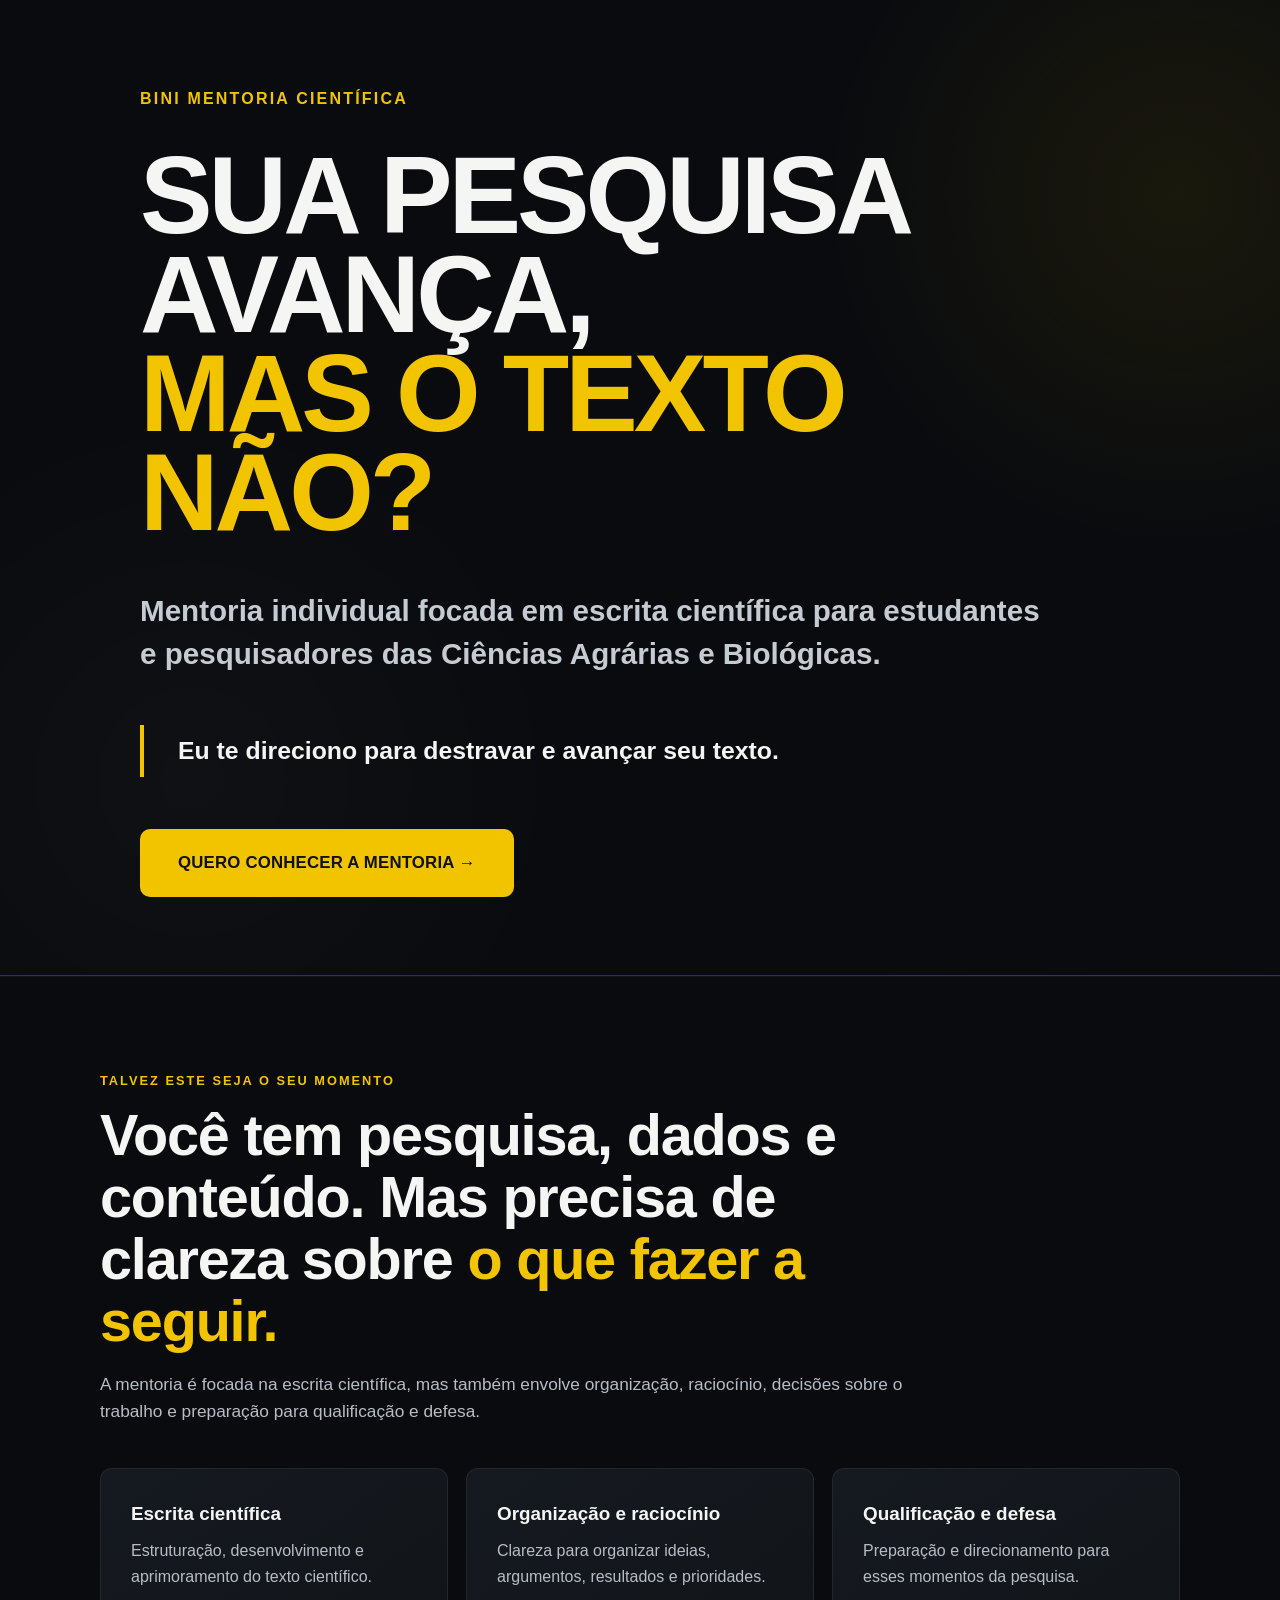
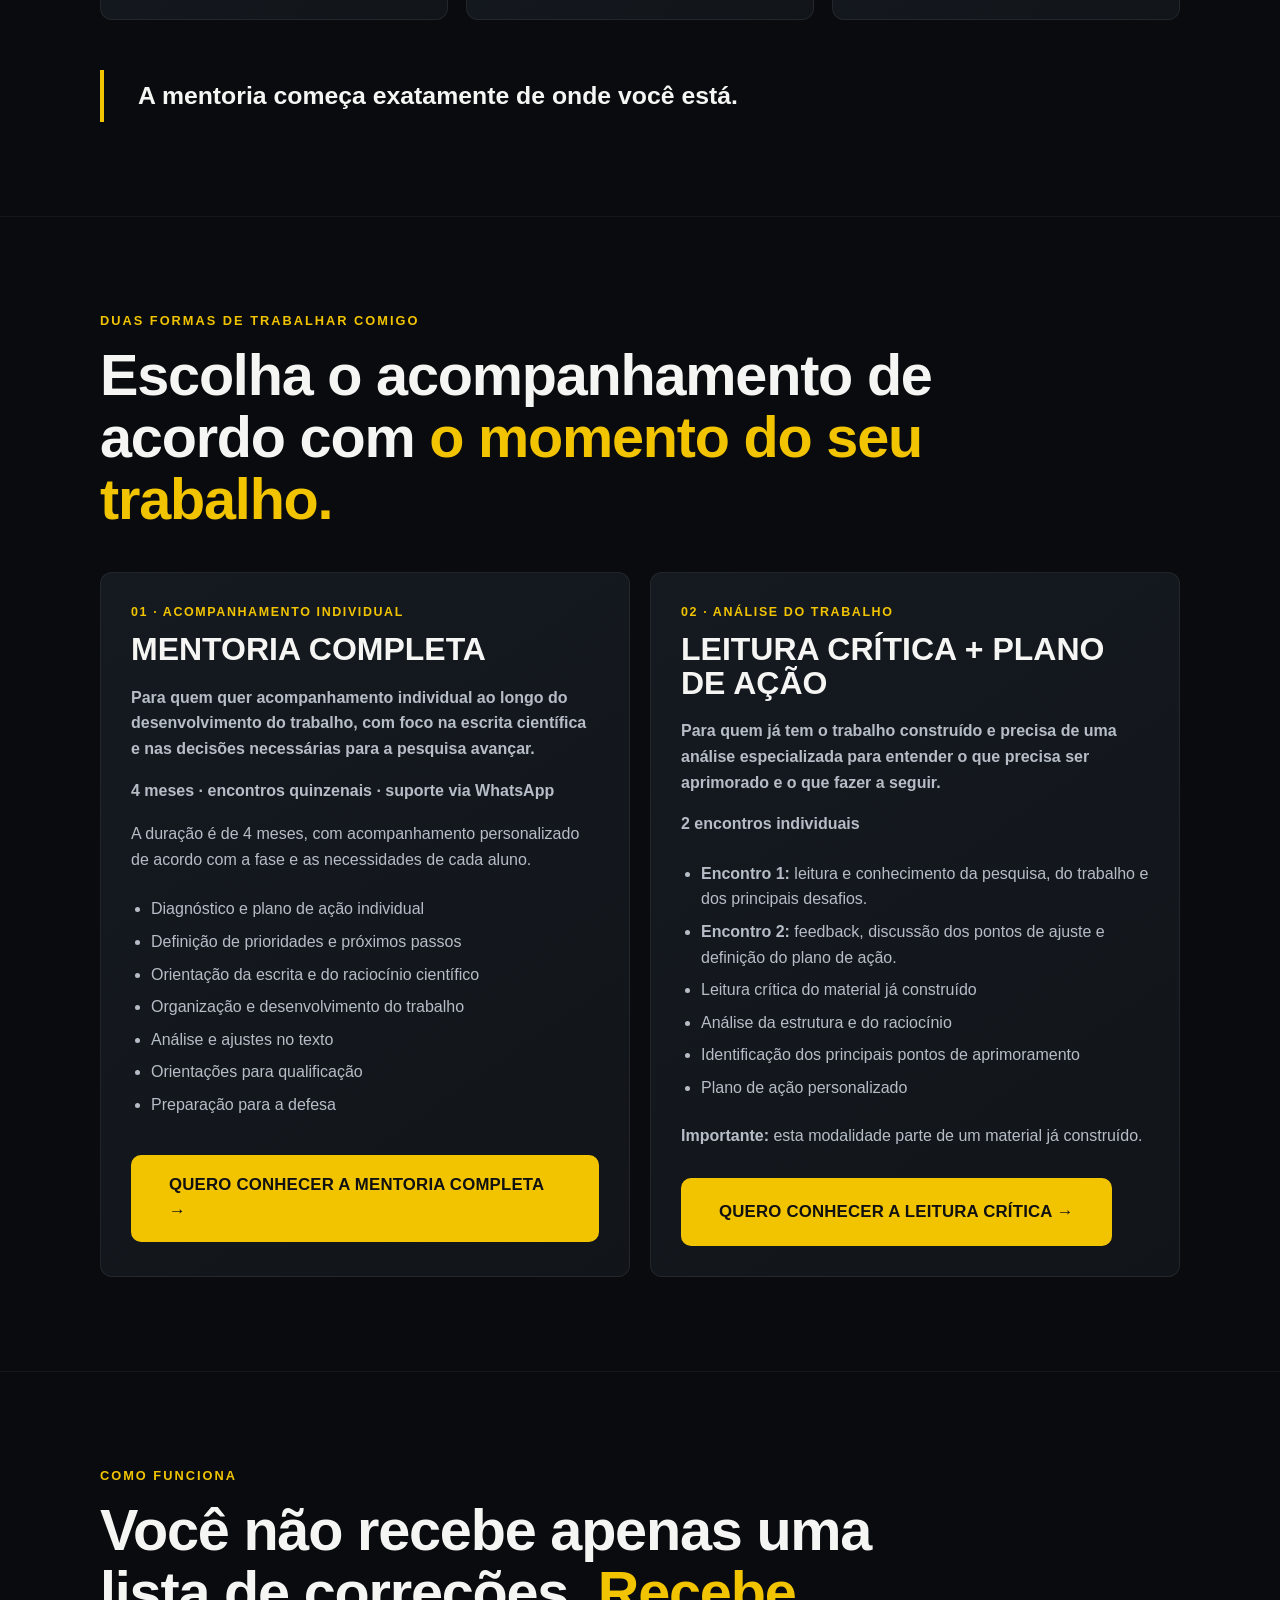
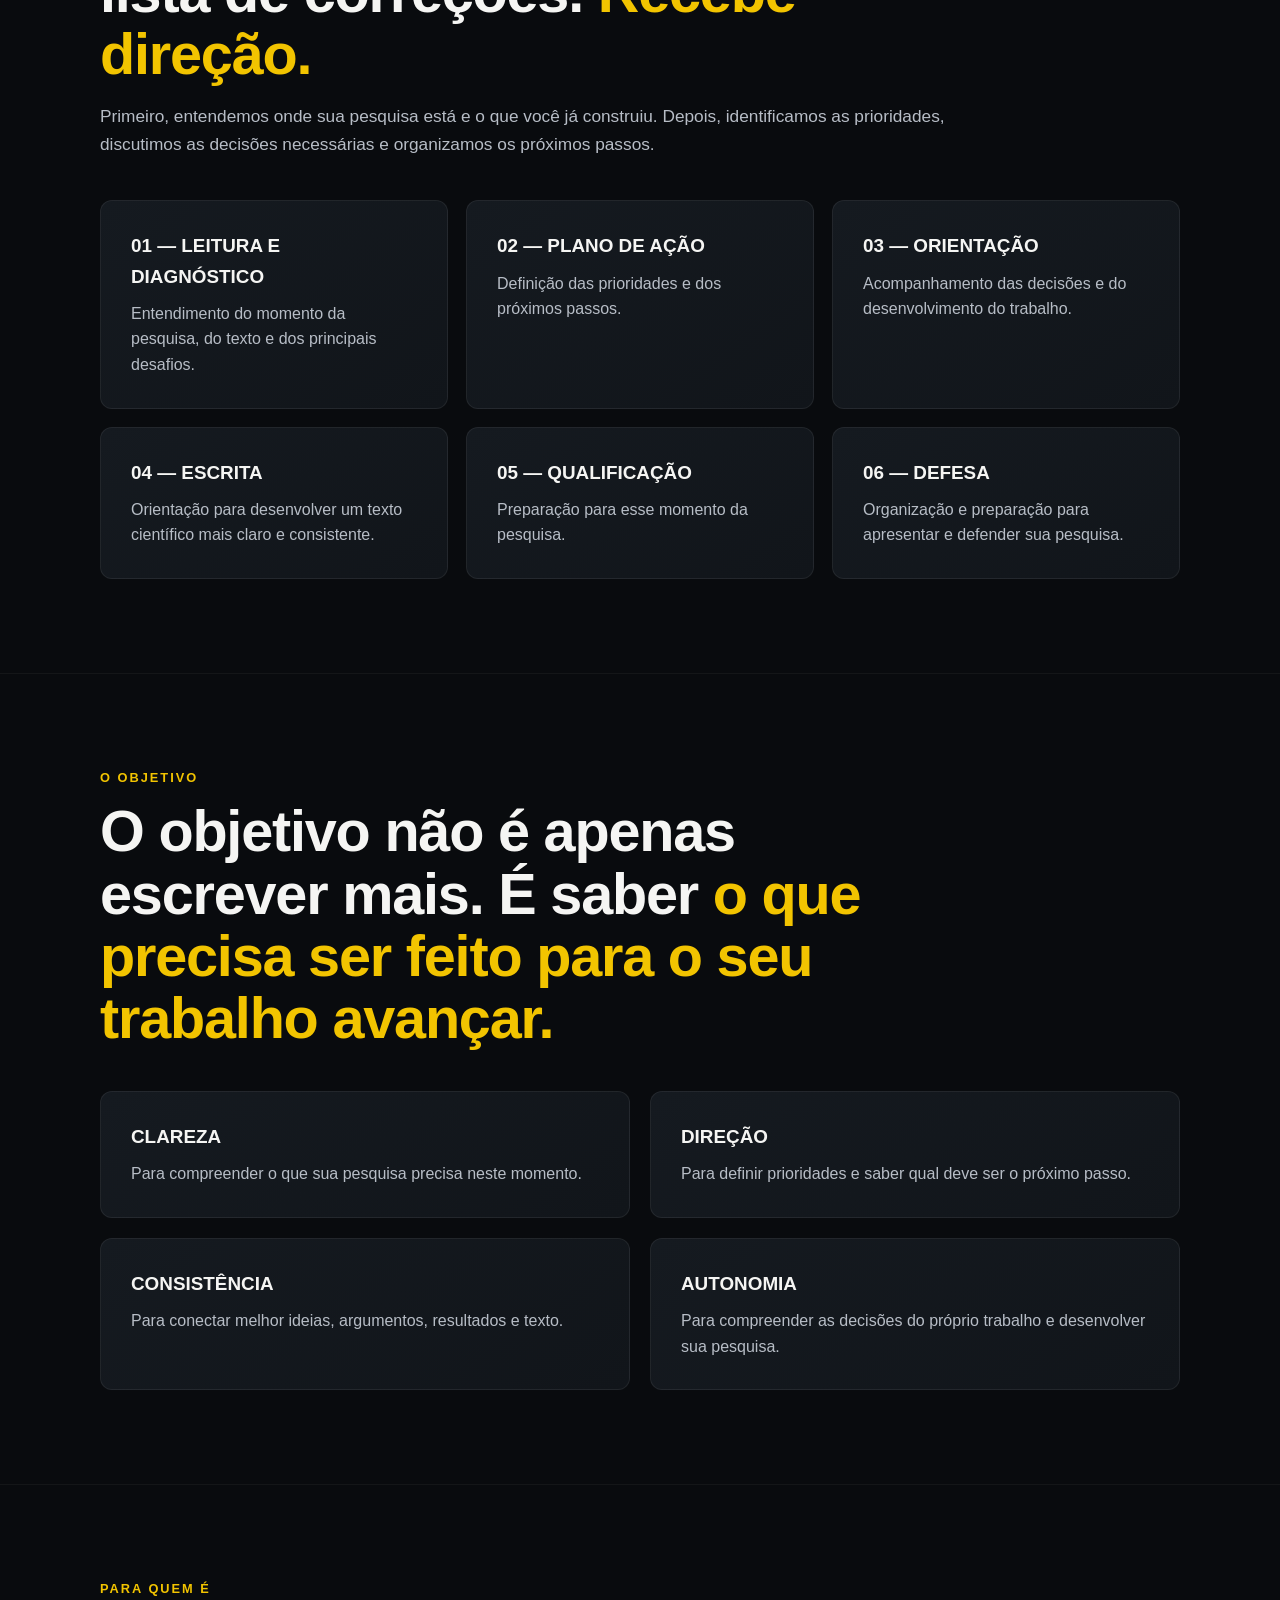
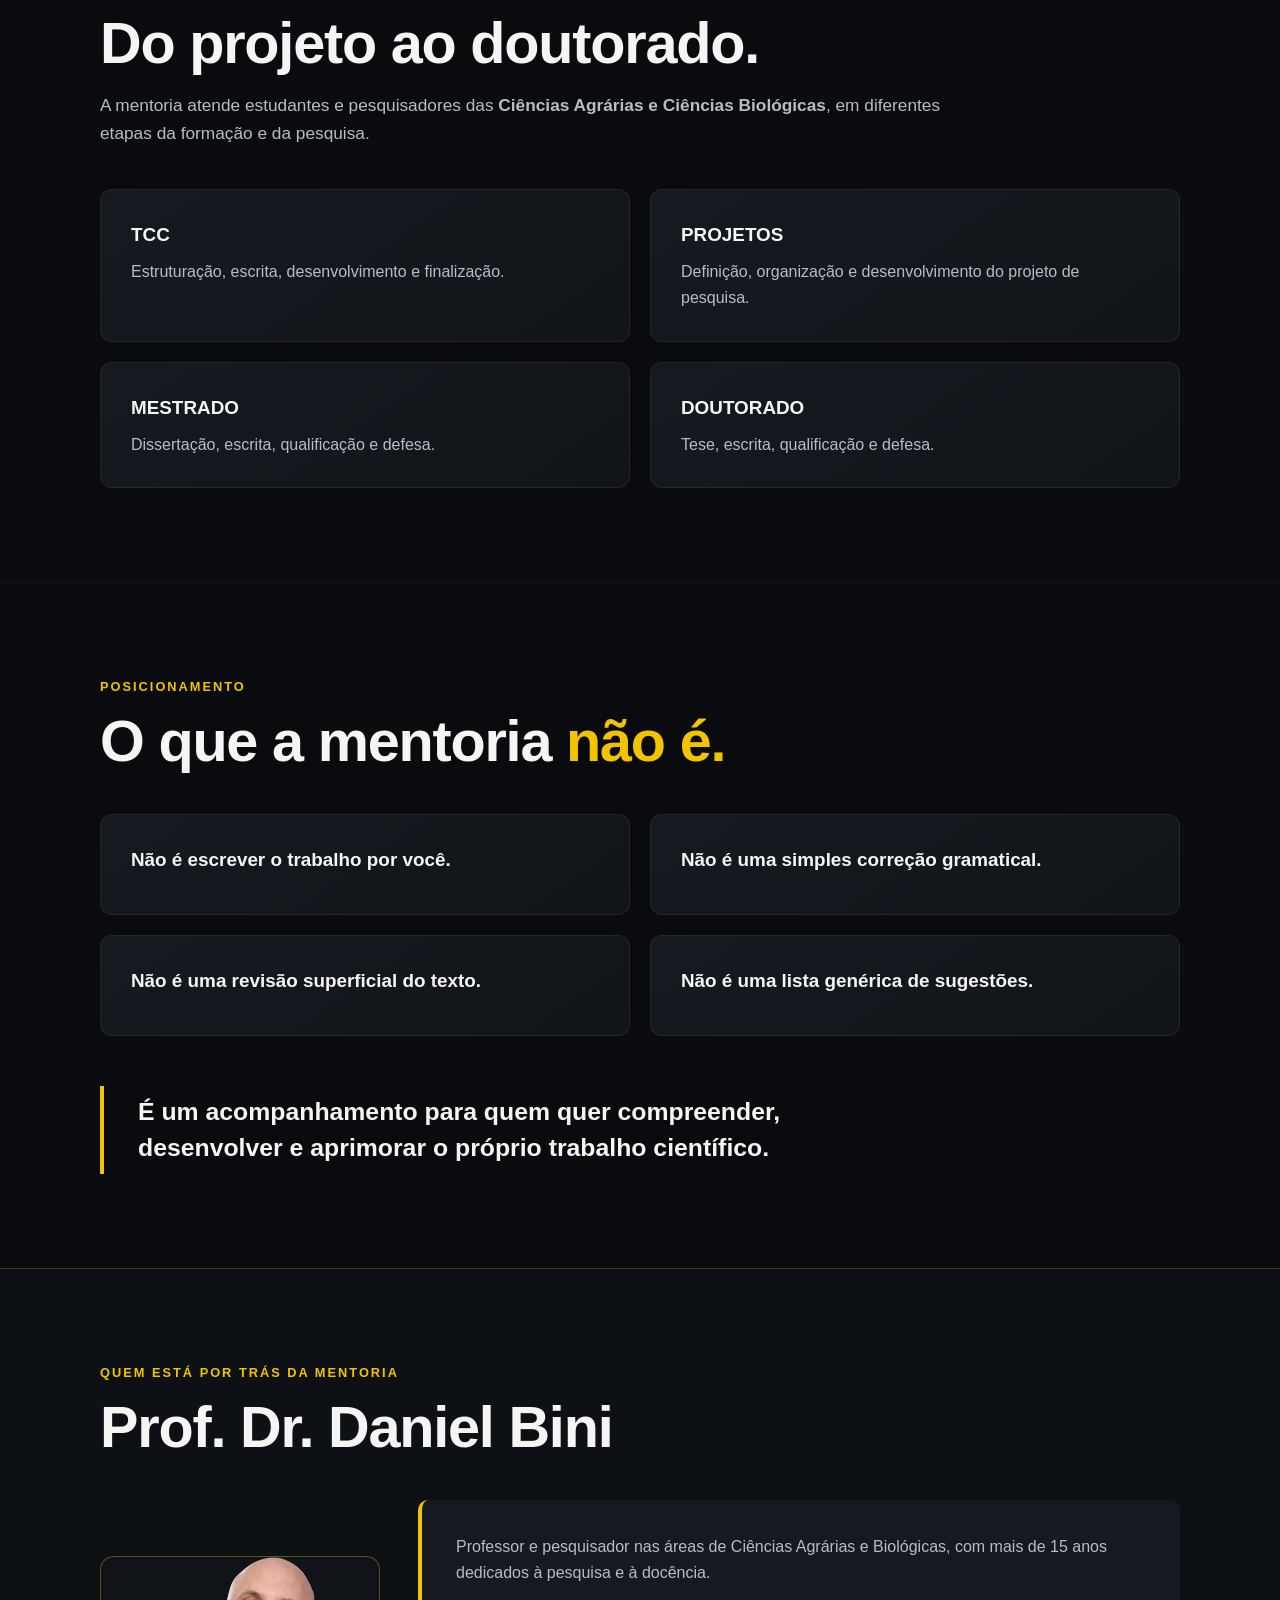
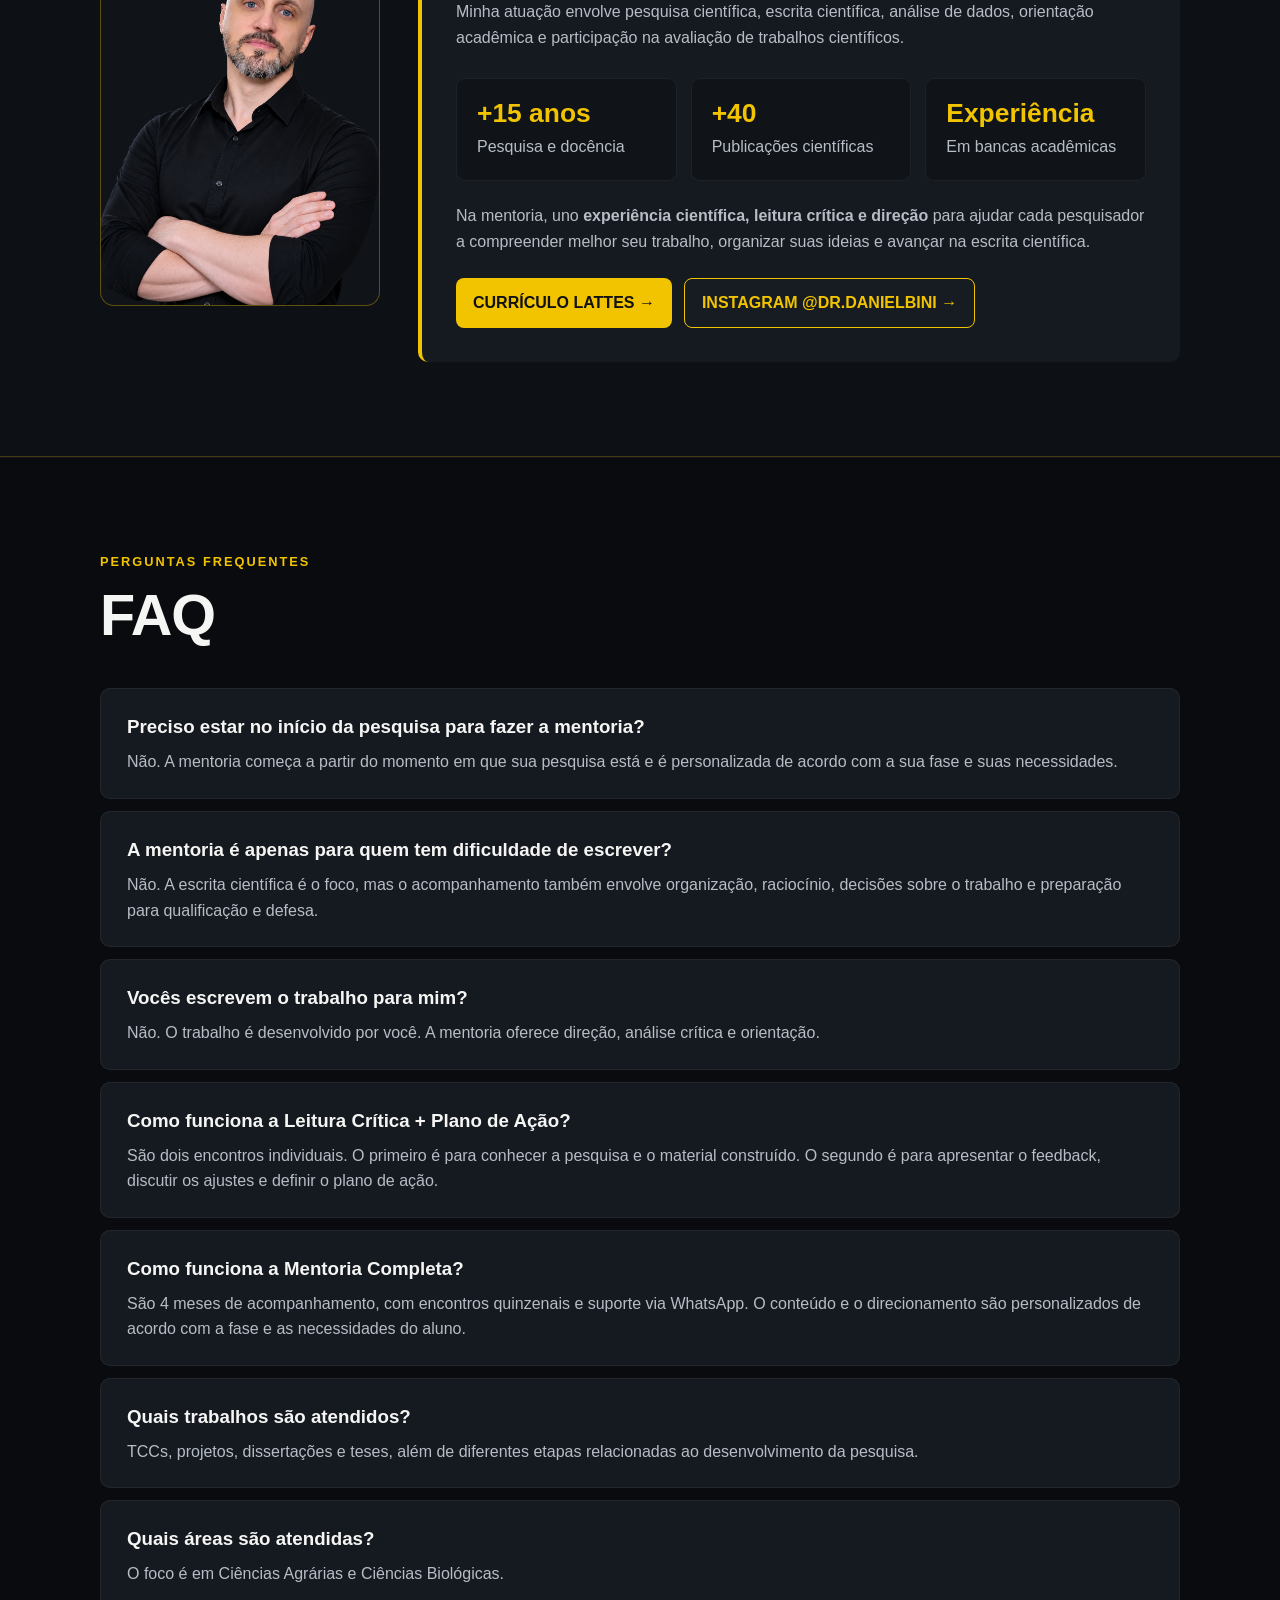
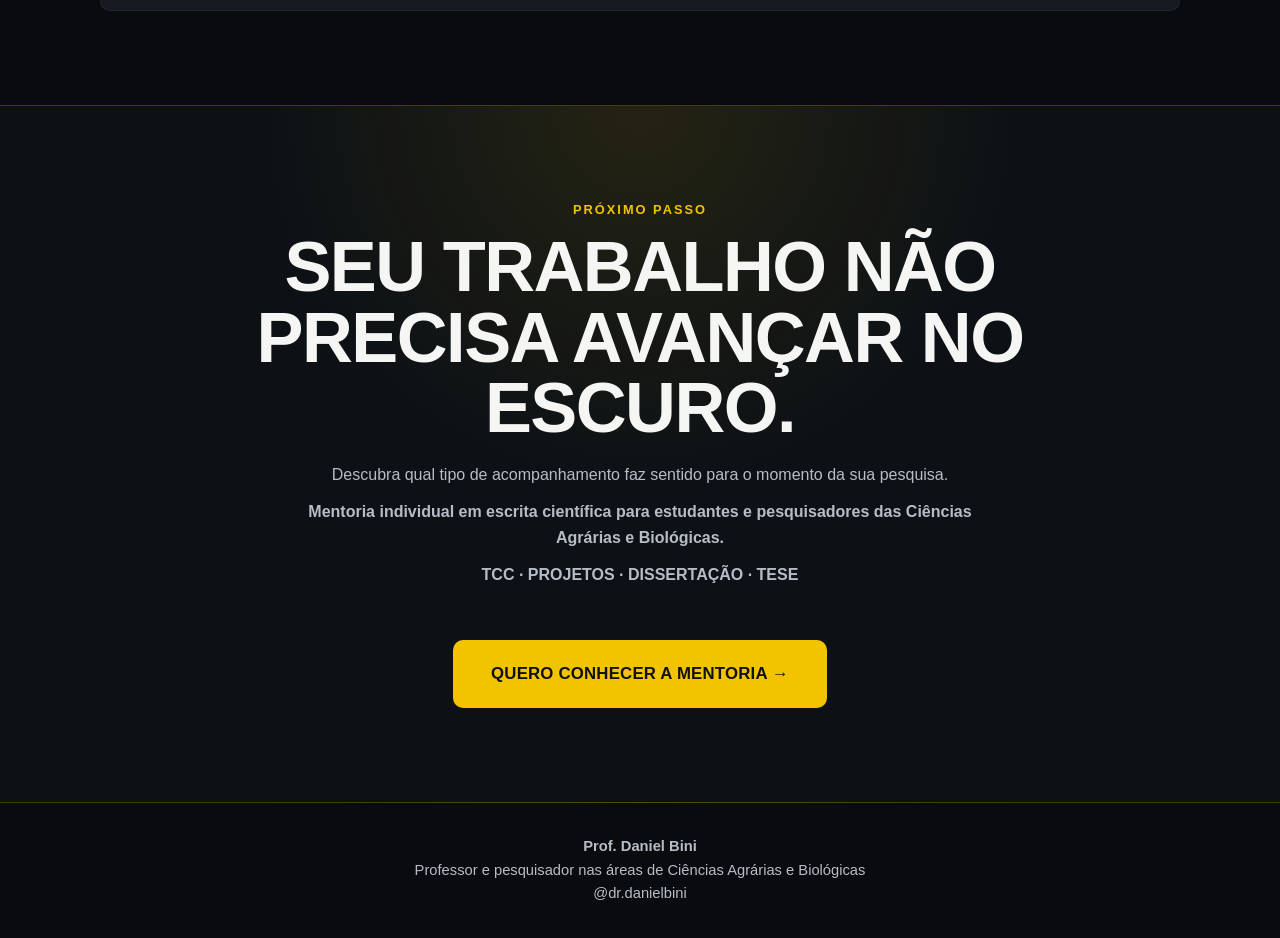
<file: index.html>
<!DOCTYPE html>
<html lang="pt-BR">
<head>
<meta charset="UTF-8">
<meta name="viewport" content="width=device-width, initial-scale=1.0">
<meta name="description" content="Bini Mentoria Científica — mentoria individual em escrita científica para Ciências Agrárias e Biológicas.">
<title>Bini Mentoria Científica | Prof. Daniel Bini</title>

<link rel="stylesheet" href="style.css">

</head>

<body>

<header class="hero">
  <div class="container">
    <div class="eyebrow">Bini Mentoria Científica</div>

    <h1>
      SUA PESQUISA AVANÇA,<br>
      <span>MAS O TEXTO NÃO?</span>
    </h1>

    <p class="lead">
      <strong>Mentoria individual focada em escrita científica para estudantes e pesquisadores
      das Ciências Agrárias e Biológicas.</strong>
    </p>

    <p class="highlight">
      Eu te direciono para destravar e avançar seu texto.
    </p>

    <a class="btn" href="https://wa.me/5531971423125" target="_blank" rel="noopener">QUERO CONHECER A MENTORIA →</a>
  </div>
</header>

<section>
  <div class="container">

    <div class="section-head">
      <div class="label">Talvez este seja o seu momento</div>
      <h2>Você tem pesquisa, dados e conteúdo. Mas precisa de clareza sobre <span class="accent">o que fazer a seguir.</span></h2>
      <p>
        A mentoria é focada na escrita científica, mas também envolve organização,
        raciocínio, decisões sobre o trabalho e preparação para qualificação e defesa.
      </p>
    </div>

    <div class="grid-3">
      <div class="card">
        <h3>Escrita científica</h3>
        <p>Estruturação, desenvolvimento e aprimoramento do texto científico.</p>
      </div>

      <div class="card">
        <h3>Organização e raciocínio</h3>
        <p>Clareza para organizar ideias, argumentos, resultados e prioridades.</p>
      </div>

      <div class="card">
        <h3>Qualificação e defesa</h3>
        <p>Preparação e direcionamento para esses momentos da pesquisa.</p>
      </div>
    </div>

    <p class="highlight">
      A mentoria começa exatamente de onde você está.
    </p>
  </div>
</section>

<section id="ofertas">
  <div class="container">

    <div class="section-head">
      <div class="label">Duas formas de trabalhar comigo</div>
      <h2>Escolha o acompanhamento de acordo com <span class="accent">o momento do seu trabalho.</span></h2>
    </div>

    <div class="grid-2">

      <article class="card offer">
        <div class="offer-tag">01 · Acompanhamento individual</div>
        <h2>MENTORIA COMPLETA</h2>

        <p>
          <strong>
            Para quem quer acompanhamento individual ao longo do desenvolvimento
            do trabalho, com foco na escrita científica e nas decisões necessárias
            para a pesquisa avançar.
          </strong>
        </p>

        <p class="accent" style="margin-top:16px">
          <strong>4 meses · encontros quinzenais · suporte via WhatsApp</strong>
        </p>

        <p style="margin-top:18px">
          A duração é de 4 meses, com acompanhamento personalizado de acordo
          com a fase e as necessidades de cada aluno.
        </p>

        <ul>
          <li>Diagnóstico e plano de ação individual</li>
          <li>Definição de prioridades e próximos passos</li>
          <li>Orientação da escrita e do raciocínio científico</li>
          <li>Organização e desenvolvimento do trabalho</li>
          <li>Análise e ajustes no texto</li>
          <li>Orientações para qualificação</li>
          <li>Preparação para a defesa</li>
        </ul>

        <a class="btn" href="https://wa.me/5531971423125" target="_blank" rel="noopener">QUERO CONHECER A MENTORIA COMPLETA →</a>
      </article>

      <article class="card offer">
        <div class="offer-tag">02 · Análise do trabalho</div>
        <h2>LEITURA CRÍTICA + PLANO DE AÇÃO</h2>

        <p>
          <strong>
            Para quem já tem o trabalho construído e precisa de uma análise
            especializada para entender o que precisa ser aprimorado e o que fazer a seguir.
          </strong>
        </p>

        <p class="accent" style="margin-top:16px">
          <strong>2 encontros individuais</strong>
        </p>

        <ul>
          <li><strong>Encontro 1:</strong> leitura e conhecimento da pesquisa, do trabalho e dos principais desafios.</li>
          <li><strong>Encontro 2:</strong> feedback, discussão dos pontos de ajuste e definição do plano de ação.</li>
          <li>Leitura crítica do material já construído</li>
          <li>Análise da estrutura e do raciocínio</li>
          <li>Identificação dos principais pontos de aprimoramento</li>
          <li>Plano de ação personalizado</li>
        </ul>

        <p style="margin-top:15px">
          <strong>Importante:</strong> esta modalidade parte de um material já construído.
        </p>

        <a class="btn" href="https://wa.me/5531971423125" target="_blank" rel="noopener">QUERO CONHECER A LEITURA CRÍTICA →</a>
      </article>

    </div>
  </div>
</section>

<section>
  <div class="container">

    <div class="section-head">
      <div class="label">Como funciona</div>
      <h2>Você não recebe apenas uma lista de correções. <span class="accent">Recebe direção.</span></h2>
      <p>
        Primeiro, entendemos onde sua pesquisa está e o que você já construiu.
        Depois, identificamos as prioridades, discutimos as decisões necessárias
        e organizamos os próximos passos.
      </p>
    </div>

    <div class="grid-3">
      <div class="card">
        <h3>01 — LEITURA E DIAGNÓSTICO</h3>
        <p>Entendimento do momento da pesquisa, do texto e dos principais desafios.</p>
      </div>

      <div class="card">
        <h3>02 — PLANO DE AÇÃO</h3>
        <p>Definição das prioridades e dos próximos passos.</p>
      </div>

      <div class="card">
        <h3>03 — ORIENTAÇÃO</h3>
        <p>Acompanhamento das decisões e do desenvolvimento do trabalho.</p>
      </div>

      <div class="card">
        <h3>04 — ESCRITA</h3>
        <p>Orientação para desenvolver um texto científico mais claro e consistente.</p>
      </div>

      <div class="card">
        <h3>05 — QUALIFICAÇÃO</h3>
        <p>Preparação para esse momento da pesquisa.</p>
      </div>

      <div class="card">
        <h3>06 — DEFESA</h3>
        <p>Organização e preparação para apresentar e defender sua pesquisa.</p>
      </div>
    </div>

  </div>
</section>

<section>
  <div class="container">

    <div class="section-head">
      <div class="label">O objetivo</div>
      <h2>O objetivo não é apenas escrever mais. É saber <span class="accent">o que precisa ser feito para o seu trabalho avançar.</span></h2>
    </div>

    <div class="grid-2">
      <div class="card">
        <h3>CLAREZA</h3>
        <p>Para compreender o que sua pesquisa precisa neste momento.</p>
      </div>

      <div class="card">
        <h3>DIREÇÃO</h3>
        <p>Para definir prioridades e saber qual deve ser o próximo passo.</p>
      </div>

      <div class="card">
        <h3>CONSISTÊNCIA</h3>
        <p>Para conectar melhor ideias, argumentos, resultados e texto.</p>
      </div>

      <div class="card">
        <h3>AUTONOMIA</h3>
        <p>Para compreender as decisões do próprio trabalho e desenvolver sua pesquisa.</p>
      </div>
    </div>

  </div>
</section>

<section>
  <div class="container">

    <div class="section-head">
      <div class="label">Para quem é</div>
      <h2>Do projeto ao doutorado.</h2>
      <p>
        A mentoria atende estudantes e pesquisadores das
        <strong>Ciências Agrárias e Ciências Biológicas</strong>,
        em diferentes etapas da formação e da pesquisa.
      </p>
    </div>

    <div class="grid-2">
      <div class="card">
        <h3>TCC</h3>
        <p>Estruturação, escrita, desenvolvimento e finalização.</p>
      </div>

      <div class="card">
        <h3>PROJETOS</h3>
        <p>Definição, organização e desenvolvimento do projeto de pesquisa.</p>
      </div>

      <div class="card">
        <h3>MESTRADO</h3>
        <p>Dissertação, escrita, qualificação e defesa.</p>
      </div>

      <div class="card">
        <h3>DOUTORADO</h3>
        <p>Tese, escrita, qualificação e defesa.</p>
      </div>
    </div>

  </div>
</section>

<section>
  <div class="container">

    <div class="section-head">
      <div class="label">Posicionamento</div>
      <h2>O que a mentoria <span class="accent">não é.</span></h2>
    </div>

    <div class="grid-2">
      <div class="card"><h3>Não é escrever o trabalho por você.</h3></div>
      <div class="card"><h3>Não é uma simples correção gramatical.</h3></div>
      <div class="card"><h3>Não é uma revisão superficial do texto.</h3></div>
      <div class="card"><h3>Não é uma lista genérica de sugestões.</h3></div>
    </div>

    <p class="highlight">
      É um acompanhamento para quem quer compreender, desenvolver e aprimorar o próprio trabalho científico.
    </p>

  </div>
</section>

<section class="authority">
  <div class="container">

    <div class="section-head">
      <div class="label">Quem está por trás da mentoria</div>
      <h2>Prof. Dr. Daniel Bini</h2>
    </div>

    <div class="about-grid">

      <div class="photo-placeholder"><img src="daniel-bini.png" alt="Prof. Dr. Daniel Bini"></div>

      <div class="authority-box">
        <p>
          Professor e pesquisador nas áreas de Ciências Agrárias e Biológicas,
          com mais de 15 anos dedicados à pesquisa e à docência.
        </p>

        <p style="margin-top:14px">
          Minha atuação envolve pesquisa científica, escrita científica,
          análise de dados, orientação acadêmica e participação na avaliação
          de trabalhos científicos.
        </p>

        <div class="stats">
          <div class="stat">
            <b>+15 anos</b>
            Pesquisa e docência
          </div>

          <div class="stat">
            <b>+40</b>
            Publicações científicas
          </div>

          <div class="stat">
            <b>Experiência</b>
            Em bancas acadêmicas
          </div>
        </div>

        <p style="margin-top:22px">
          Na mentoria, uno <strong>experiência científica, leitura crítica e direção</strong>
          para ajudar cada pesquisador a compreender melhor seu trabalho,
          organizar suas ideias e avançar na escrita científica.
        </p>

        <div class="social-links">
          <a class="social-link lattes-link"
             href="https://lattes.cnpq.br/7929101121975903"
             target="_blank" rel="noopener">
            CURRÍCULO LATTES →
          </a>

          <a class="social-link instagram-link"
             href="https://www.instagram.com/dr.danielbini/"
             target="_blank" rel="noopener">
            INSTAGRAM @DR.DANIELBINI →
          </a>
        </div>
      </div>

    </div>
  </div>
</section>

<section>
  <div class="container">

    <div class="section-head">
      <div class="label">Perguntas frequentes</div>
      <h2>FAQ</h2>
    </div>

    <div class="faq">

      <div class="faq-item">
        <h3>Preciso estar no início da pesquisa para fazer a mentoria?</h3>
        <p>Não. A mentoria começa a partir do momento em que sua pesquisa está e é personalizada de acordo com a sua fase e suas necessidades.</p>
      </div>

      <div class="faq-item">
        <h3>A mentoria é apenas para quem tem dificuldade de escrever?</h3>
        <p>Não. A escrita científica é o foco, mas o acompanhamento também envolve organização, raciocínio, decisões sobre o trabalho e preparação para qualificação e defesa.</p>
      </div>

      <div class="faq-item">
        <h3>Vocês escrevem o trabalho para mim?</h3>
        <p>Não. O trabalho é desenvolvido por você. A mentoria oferece direção, análise crítica e orientação.</p>
      </div>

      <div class="faq-item">
        <h3>Como funciona a Leitura Crítica + Plano de Ação?</h3>
        <p>São dois encontros individuais. O primeiro é para conhecer a pesquisa e o material construído. O segundo é para apresentar o feedback, discutir os ajustes e definir o plano de ação.</p>
      </div>

      <div class="faq-item">
        <h3>Como funciona a Mentoria Completa?</h3>
        <p>São 4 meses de acompanhamento, com encontros quinzenais e suporte via WhatsApp. O conteúdo e o direcionamento são personalizados de acordo com a fase e as necessidades do aluno.</p>
      </div>

      <div class="faq-item">
        <h3>Quais trabalhos são atendidos?</h3>
        <p>TCCs, projetos, dissertações e teses, além de diferentes etapas relacionadas ao desenvolvimento da pesquisa.</p>
      </div>

      <div class="faq-item">
        <h3>Quais áreas são atendidas?</h3>
        <p>O foco é em Ciências Agrárias e Ciências Biológicas.</p>
      </div>

    </div>

  </div>
</section>

<section id="contato" class="final-cta">
  <div class="container">

    <div class="label">Próximo passo</div>

    <h2>SEU TRABALHO NÃO PRECISA AVANÇAR NO ESCURO.</h2>

    <p>
      Descubra qual tipo de acompanhamento faz sentido para o momento da sua pesquisa.
    </p>

    <p style="margin-top:12px">
      <strong>Mentoria individual em escrita científica para estudantes e pesquisadores
      das Ciências Agrárias e Biológicas.</strong>
    </p>

    <p class="accent" style="margin-top:12px">
      <strong>TCC · PROJETOS · DISSERTAÇÃO · TESE</strong>
    </p>

    <a class="btn" href="https://wa.me/5531971423125" target="_blank" rel="noopener">
      QUERO CONHECER A MENTORIA →
    </a>

  </div>
</section>

<footer>
  <div class="container">
    <strong>Prof. Daniel Bini</strong><br>
    Professor e pesquisador nas áreas de Ciências Agrárias e Biológicas<br>
    @dr.danielbini
  </div>
</footer>

</body>
</html>
</file>
<file: style.css>
:root{
  --bg:#090b0e;
  --bg-soft:#0d1115;
  --card:#151a20;
  --text:#f5f5f3;
  --muted:#b7bdc6;
  --accent:#f2c400;
  --accent-2:#ffd21a;
  --line:rgba(242,196,0,.24);
  --max:1080px;
}

*{box-sizing:border-box;margin:0;padding:0}

html{scroll-behavior:smooth}

body{
  background:var(--bg);
  color:var(--text);
  font-family:Arial,Helvetica,sans-serif;
  line-height:1.6;
}

a{color:inherit;text-decoration:none}

.container{
  width:min(92%,var(--max));
  margin:0 auto;
}

/* HERO — visual based on the reference layout */
.hero{
  min-height:100vh;
  display:flex;
  align-items:flex-start;
  background:
    radial-gradient(circle at 92% 20%,rgba(242,196,0,.075),transparent 25%),
    radial-gradient(circle at 15% 80%,rgba(255,255,255,.025),transparent 28%),
    #090b0e;
  border-bottom:1px solid var(--line);
  padding:86px 0 78px;
}

.hero .container{
  max-width:1000px;
}

.eyebrow{
  color:var(--accent);
  font-size:clamp(.8rem,1.7vw,1rem);
  font-weight:800;
  letter-spacing:2.2px;
  text-transform:uppercase;
  margin-bottom:34px;
}

h1{
  max-width:930px;
  margin:0;
  font-size:clamp(3.4rem,8.5vw,7.4rem);
  line-height:.91;
  letter-spacing:-4px;
  font-weight:900;
}

h1 span{
  color:var(--accent);
}

.lead{
  max-width:900px;
  margin-top:48px;
  color:#c5cbd2;
  font-size:clamp(1.2rem,2.6vw,1.85rem);
  line-height:1.45;
  font-weight:700;
}

.highlight{
  max-width:800px;
  margin-top:50px;
  padding:8px 0 8px 34px;
  border-left:4px solid var(--accent);
  color:var(--text);
  font-size:clamp(1.15rem,2.5vw,1.55rem);
  line-height:1.45;
  font-weight:800;
}

.btn{
  display:inline-flex;
  align-items:center;
  justify-content:center;
  min-height:68px;
  margin-top:52px;
  padding:17px 38px;
  border-radius:10px;
  background:var(--accent);
  color:#111;
  font-size:1.05rem;
  font-weight:900;
  letter-spacing:.2px;
  transition:transform .2s ease,background .2s ease,box-shadow .2s ease;
}

.btn:hover{
  transform:translateY(-2px);
  background:var(--accent-2);
  box-shadow:0 12px 30px rgba(242,196,0,.16);
}

/* Sections */
section{
  padding:94px 0;
  border-top:1px solid rgba(255,255,255,.045);
}

.section-head{
  max-width:850px;
  margin-bottom:42px;
}

.label{
  color:var(--accent);
  font-size:.8rem;
  font-weight:900;
  letter-spacing:2px;
  text-transform:uppercase;
  margin-bottom:12px;
}

.section-head h2{
  margin:0 0 18px;
  font-size:clamp(2.15rem,4.5vw,3.7rem);
  line-height:1.08;
  letter-spacing:-1.2px;
}

.section-head p{
  color:var(--muted);
  font-size:1.08rem;
}

.accent{color:var(--accent)}

.grid-2{
  display:grid;
  grid-template-columns:repeat(2,1fr);
  gap:20px;
}

.grid-3{
  display:grid;
  grid-template-columns:repeat(3,1fr);
  gap:18px;
}

.card{
  background:linear-gradient(145deg,#151a20,#11151a);
  border:1px solid rgba(255,255,255,.065);
  border-radius:12px;
  padding:30px;
}

.card h2{
  font-size:2rem;
  line-height:1.05;
  margin:10px 0 18px;
}

.card h3{
  margin-bottom:9px;
  font-size:1.18rem;
}

.card p{
  color:var(--muted);
}

.card ul{
  padding-left:20px;
  margin-top:17px;
  color:var(--muted);
}

.card li{margin:7px 0}

.offer{
  display:flex;
  flex-direction:column;
}

.offer .btn{
  margin-top:30px;
  align-self:flex-start;
}

.offer-tag{
  color:var(--accent);
  font-size:.78rem;
  font-weight:900;
  letter-spacing:1.6px;
  text-transform:uppercase;
}

/* Authority */
.authority{
  background:var(--bg-soft);
  border-top:1px solid var(--line);
  border-bottom:1px solid var(--line);
}

.about-grid{
  display:grid;
  grid-template-columns:280px 1fr;
  gap:38px;
  align-items:center;
}

.photo-placeholder{
  width:100%;
  aspect-ratio:4/5;
  border-radius:14px;
  overflow:hidden;
  background:#101419;
  border:1px solid rgba(242,196,0,.35);
}

.photo-placeholder img{
  width:100%;
  height:100%;
  display:block;
  object-fit:cover;
}

.authority-box{
  padding:34px;
  background:var(--card);
  border-left:4px solid var(--accent);
  border-radius:10px;
}

.authority-box h2{
  margin:8px 0 16px;
}

.authority-box p{
  color:var(--muted);
}

.stats{
  display:grid;
  grid-template-columns:repeat(3,1fr);
  gap:14px;
  margin-top:28px;
}

.stat{
  padding:20px;
  background:#101419;
  border:1px solid rgba(255,255,255,.06);
  border-radius:9px;
  color:var(--muted);
}

.stat b{
  display:block;
  color:var(--accent);
  font-size:1.65rem;
  line-height:1.1;
  margin-bottom:6px;
}

.social-links{
  display:flex;
  flex-wrap:wrap;
  gap:12px;
  margin-top:24px;
}

.social-link{
  display:inline-flex;
  align-items:center;
  justify-content:center;
  min-height:44px;
  padding:11px 17px;
  border-radius:8px;
  font-weight:900;
  transition:.2s ease;
}

.social-link:hover{
  transform:translateY(-2px);
}

.lattes-link{
  background:var(--accent);
  color:#111;
}

.instagram-link{
  background:#171c22;
  color:var(--accent);
  border:1px solid var(--accent);
}

/* FAQ */
.faq{
  display:grid;
  gap:12px;
}

.faq-item{
  padding:23px 26px;
  background:var(--card);
  border:1px solid rgba(255,255,255,.06);
  border-radius:10px;
}

.faq-item h3{
  margin-bottom:7px;
}

.faq-item p{
  color:var(--muted);
}

/* Final CTA */
.final-cta{
  text-align:center;
  background:
    radial-gradient(circle at 50% 0,rgba(242,196,0,.10),transparent 40%),
    var(--bg-soft);
  border-top:1px solid var(--line);
  border-bottom:1px solid var(--line);
}

.final-cta h2{
  max-width:900px;
  margin:0 auto 18px;
  font-size:clamp(2.3rem,5.5vw,4.6rem);
  line-height:1;
  letter-spacing:-1.5px;
}

.final-cta p{
  max-width:720px;
  margin:0 auto;
  color:var(--muted);
}

footer{
  padding:32px 0;
  text-align:center;
  color:var(--muted);
  font-size:.92rem;
}

/* Mobile: reproduces the tall, high-impact Instagram view */
@media(max-width:760px){

  .container{
    width:calc(100% - 56px);
  }

  .hero{
    min-height:100vh;
    padding:48px 0 72px;
  }

  .eyebrow{
    margin-bottom:40px;
    font-size:.82rem;
    letter-spacing:1.9px;
  }

  h1{
    font-size:clamp(3.3rem,13.5vw,5.4rem);
    line-height:.92;
    letter-spacing:-2.6px;
  }

  .lead{
    margin-top:45px;
    font-size:1.35rem;
    line-height:1.5;
  }

  .highlight{
    margin-top:42px;
    padding-left:34px;
    font-size:1.18rem;
  }

  .btn{
    width:100%;
    min-height:68px;
    margin-top:52px;
    padding:16px 18px;
    font-size:1rem;
  }

  section{
    padding:68px 0;
  }

  .grid-2,
  .grid-3,
  .about-grid,
  .stats{
    grid-template-columns:1fr;
  }

  .about-grid{
    gap:22px;
  }

  .photo-placeholder{
    max-width:340px;
    margin:0 auto;
  }

  .authority-box{
    padding:26px;
  }

  .social-links{
    flex-direction:column;
  }

  .social-link{
    width:100%;
  }
}
</file>
